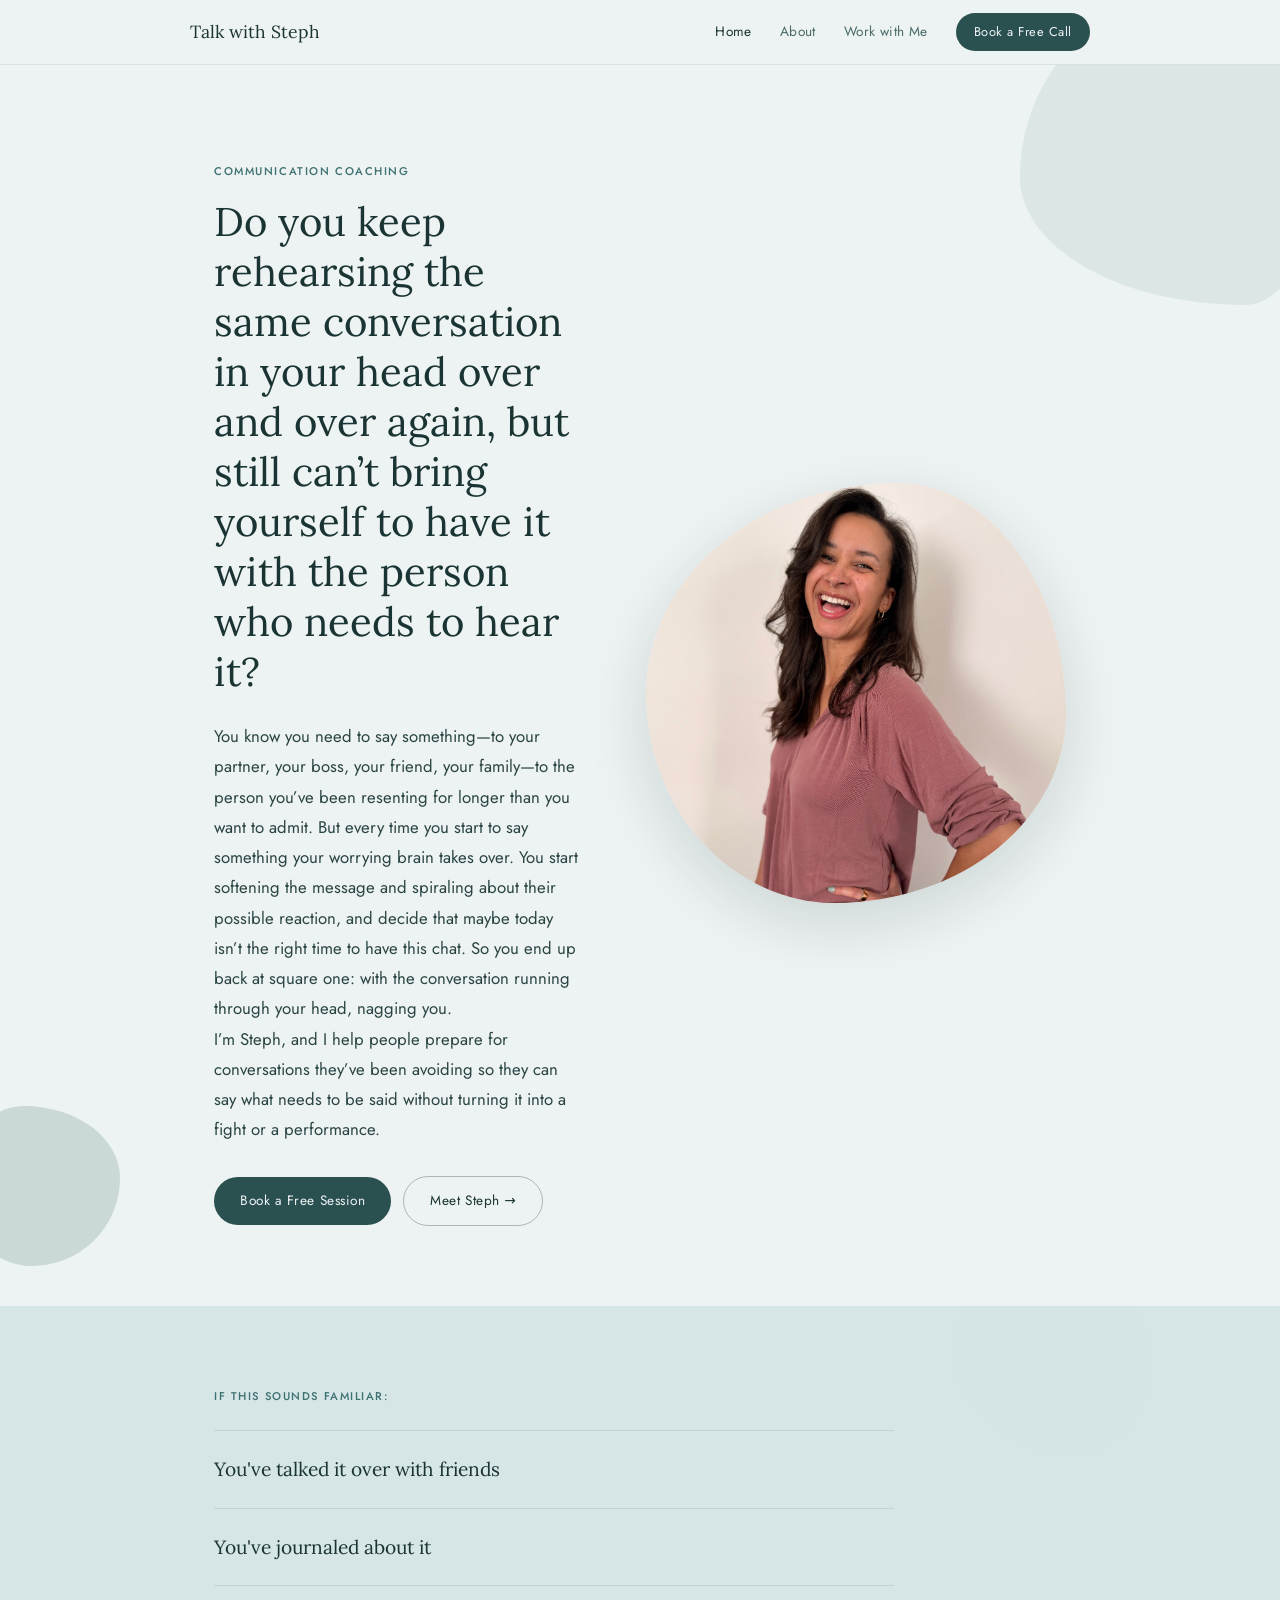
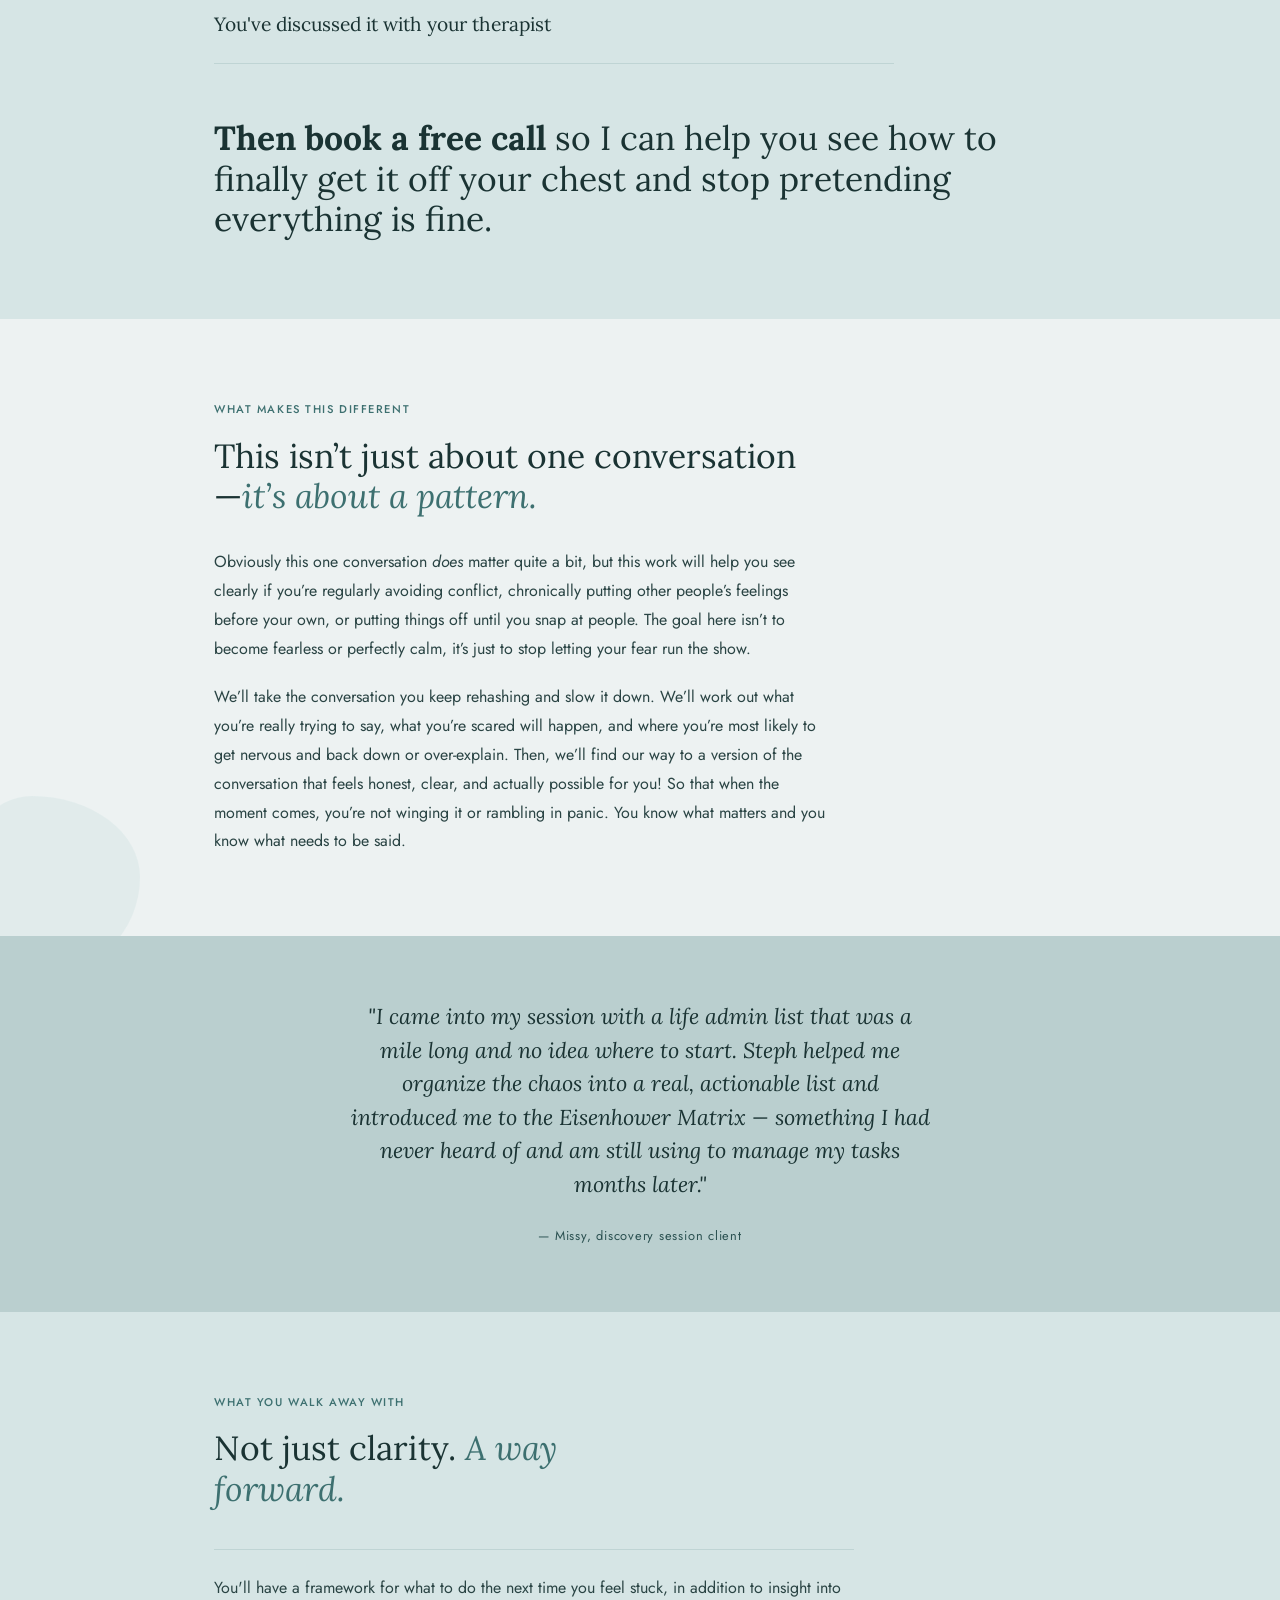
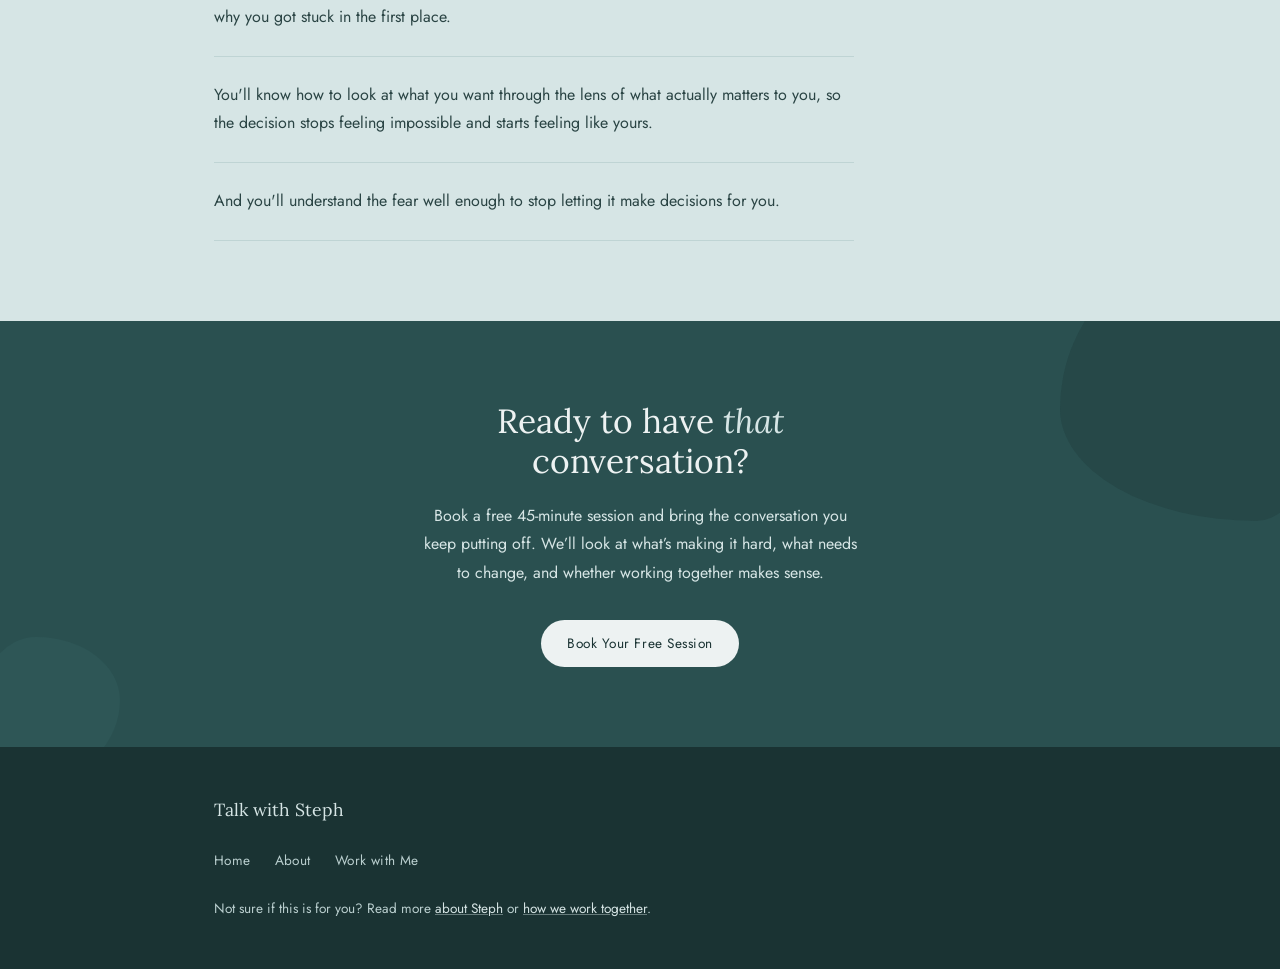
<file: index.html>
<!DOCTYPE html>
<html lang="en">
<head>
  <meta charset="UTF-8">
  <meta name="viewport" content="width=device-width, initial-scale=1.0">
  <title>Talk with Steph — Communication Coaching</title>
  <link rel="preconnect" href="https://fonts.googleapis.com">
  <link rel="preconnect" href="https://fonts.gstatic.com" crossorigin>
  <link href="https://fonts.googleapis.com/css2?family=Lora:ital,wght@0,400;0,500;1,400;1,500&family=Jost:ital,wght@0,300;0,400;0,500;1,400&display=swap" rel="stylesheet">
  <link rel="stylesheet" href="styles.css">
</head>
<body>

  <!-- NAV -->
  <nav class="nav">
    <div class="nav-inner">
      <a href="index.html" class="nav-logo">Talk with Steph</a>
      <div class="nav-links">
        <a href="index.html" class="nav-link active">Home</a>
        <a href="about.html" class="nav-link">About</a>
        <a href="work-with-me.html" class="nav-link">Work with Me</a>
        <a href="#" class="btn btn-sm" data-link="booking">Book a Free Call</a>
      </div>
      <button class="nav-toggle" aria-label="Toggle menu">
        <span></span><span></span><span></span>
      </button>
    </div>
  </nav>

  <main>

    <!-- HERO -->
    <section class="hero">
      <div class="blob blob-hero-1"></div>
      <div class="blob blob-hero-2"></div>
      <div class="container hero-inner">
        <div class="hero-text">
          <p class="eyebrow">Communication Coaching</p>
          <h1 class="hero-headline">Do you keep rehearsing the same conversation in your head over and over again, but still can’t bring yourself to have it with the person who needs to hear it?</h1>
          <p class="hero-sub">You know you need to say something—to your partner, your boss, your friend, your family—to the person you’ve been resenting for longer than you want to admit. But every time you start to say something your worrying brain takes over. You start softening the message and spiraling about their possible reaction, and decide that maybe today isn’t the right time to have this chat. So you end up back at square one: with the conversation running through your head, nagging you.</br>
        I’m Steph, and I help people prepare for conversations they’ve been avoiding so they can say what needs to be said without turning it into a fight or a performance.</p>
          <div class="btn-row">
            <a href="#" class="btn" data-link="booking">Book a Free Session</a>
            <a href="about.html" class="btn-ghost">Meet Steph →</a>
          </div>
        </div>
        <div class="hero-photo">
          <img src="assets/images/steph.jpg" alt="Steph laughing — communication coach">
        </div>
      </div>
    </section>

    <!-- RECOGNITION -->
    <section class="recognition">
      <div class="blob blob-recog"></div>
      <div class="container">
        <p class="eyebrow">If this sounds familiar:</p>
        <div class="recognition-lines">
          <p class="recognition-line">You've talked it over with friends</p>
          <p class="recognition-line">You've journaled about it</p>
          <p class="recognition-line">You've discussed it with your therapist</p>
        </div>
      </br>
      </br>
        <h2><strong>Then book a free call</strong> so I can help you see how to finally get it off your chest and stop pretending everything is fine.</h2>
      </div>
    </section>

    <!-- WHAT MAKES THIS DIFFERENT -->
    <section class="different">
      <div class="blob blob-diff"></div>
      <div class="container">
        <p class="eyebrow">What makes this different</p>
        <h2>This isn’t just about one conversation—<em>it’s about a pattern.</em></h2>
        <div class="different-body">
          <p>Obviously this one conversation <em>does</em> matter quite a bit, but this work will help you see clearly if you’re regularly avoiding conflict, chronically putting other people’s feelings before your own, or putting things off until you snap at people. The goal here isn’t to become fearless or perfectly calm, it’s just to stop letting your fear run the show. </p>
          <p>We’ll take the conversation you keep rehashing and slow it down. We’ll work out what you’re really trying to say, what you’re scared will happen, and where you’re most likely to get nervous and back down or over-explain. Then, we’ll find our way to a version of the conversation that feels honest, clear, and actually possible for you! So that when the moment comes, you’re not winging it or rambling in panic. You know what matters and you know what needs to be said. </p>
        </div>
      </div>
    </section>

    <!-- QUOTE -->
    <section class="quote-band">
      <div class="container">
        <blockquote>
          <p>"I came into my session with a life admin list that was a mile long and no idea where to start. Steph helped me organize the chaos into a real, actionable list and introduced me to the Eisenhower Matrix — something I had never heard of and am still using to manage my tasks months later."</p>
          <cite>— Missy, discovery session client</cite>
        </blockquote>
      </div>
    </section>

    <!-- OBJECTION -->
   <!-- <section class="objection">
      <div class="blob blob-obj-1"></div>
      <div class="blob blob-obj-2"></div>
      <div class="container">
        <h2 class="objection-headline">"I'm a capable person. I should be able to figure this out on my own."</h2>
        <div class="objection-body">
          <p>I'm a coach. I know how this works: the frameworks, the questions, the patterns. And I still hire coaches sometimes.</p>
          <p>Because an outside perspective asks the questions you haven't thought to ask yourself. Someone who isn't living inside your particular history, your particular fears, your particular version of "fine" will see things you can't. Not because you're not capable, but because you're too close.</p>
          <p class="objection-kicker">Being stuck isn't a capability problem. It's a proximity problem.</p>
        </div>
      </div>
    </section> -->

    <!-- WALK AWAY WITH -->
    <section class="walkaway">
      <div class="container">
        <p class="eyebrow">What you walk away with</p>
        <h2>Not just clarity. <em>A way forward.</em></h2>
        <div class="walkaway-points">
          <div class="walkaway-point">
            <p>You'll have a framework for what to do the next time you feel stuck, in addition to insight into why you got stuck in the first place.</p>
          </div>
          <div class="walkaway-point">
            <p>You'll know how to look at what you want through the lens of what actually matters to you, so the decision stops feeling impossible and starts feeling like yours.</p>
          </div>
          <div class="walkaway-point">
            <p>And you'll understand the fear well enough to stop letting it make decisions for you.</p>
          </div>
        </div>
      </div>
    </section>

    <!-- CTA -->
    <section class="cta-section" id="cta">
      <div class="blob blob-cta-1"></div>
      <div class="blob blob-cta-2"></div>
      <div class="container">
        <h2>Ready to have <em>that</em> conversation?</h2>
        <p>Book a free 45-minute session and bring the conversation you keep putting off. We’ll look at what’s making it hard, what needs to change, and whether working together makes sense. </p>
        <a href="#" class="btn btn-light" data-link="booking">Book Your Free Session</a>
      </div>
    </section>

  </main>

  <!-- FOOTER -->
  <footer class="footer">
    <div class="container footer-inner">
      <a href="index.html" class="nav-logo">Talk with Steph</a>
      <nav class="footer-nav">
        <a href="index.html">Home</a>
        <a href="about.html">About</a>
        <a href="work-with-me.html">Work with Me</a>
      </nav>
      <p class="footer-note">Not sure if this is for you? Read more <a href="about.html">about Steph</a> or <a href="work-with-me.html">how we work together</a>.</p>
    </div>
  </footer>

  <script src="config.js"></script>
  <script src="nav.js"></script>
</body>
</html>
</file>
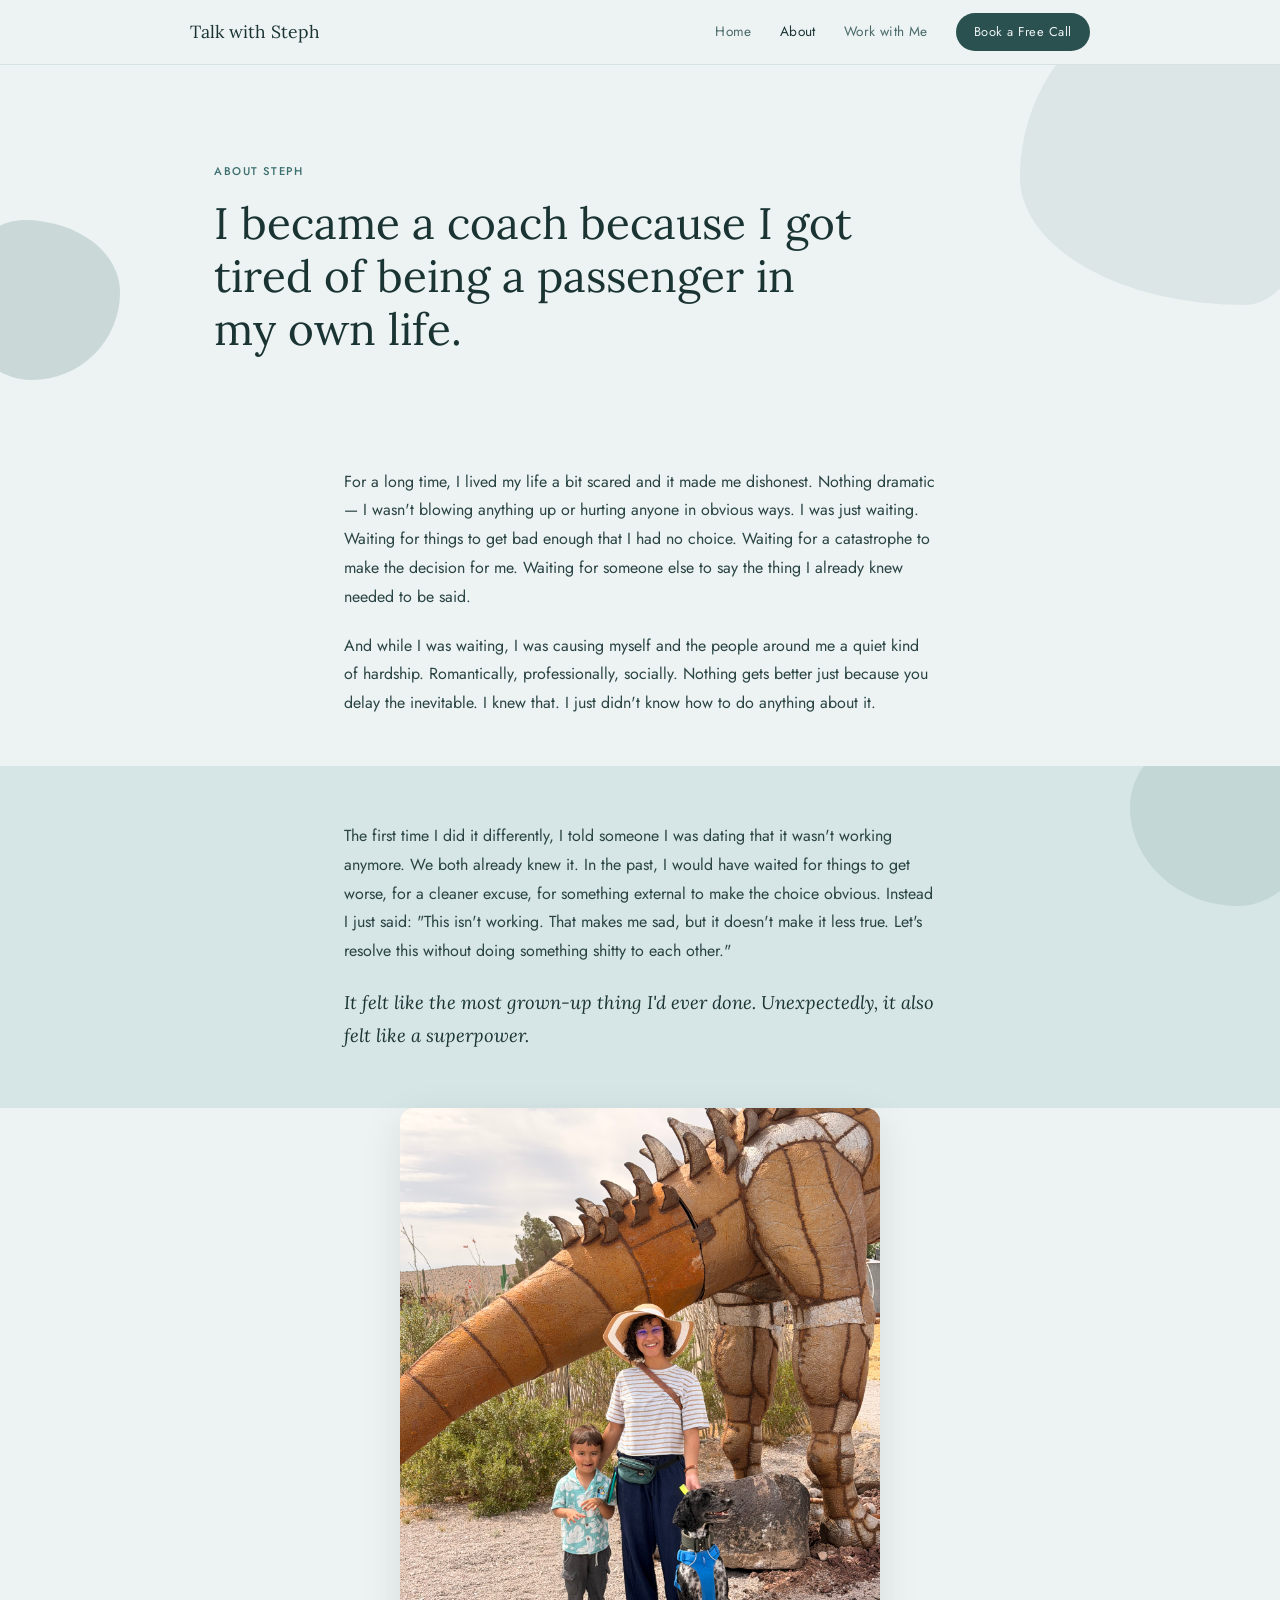
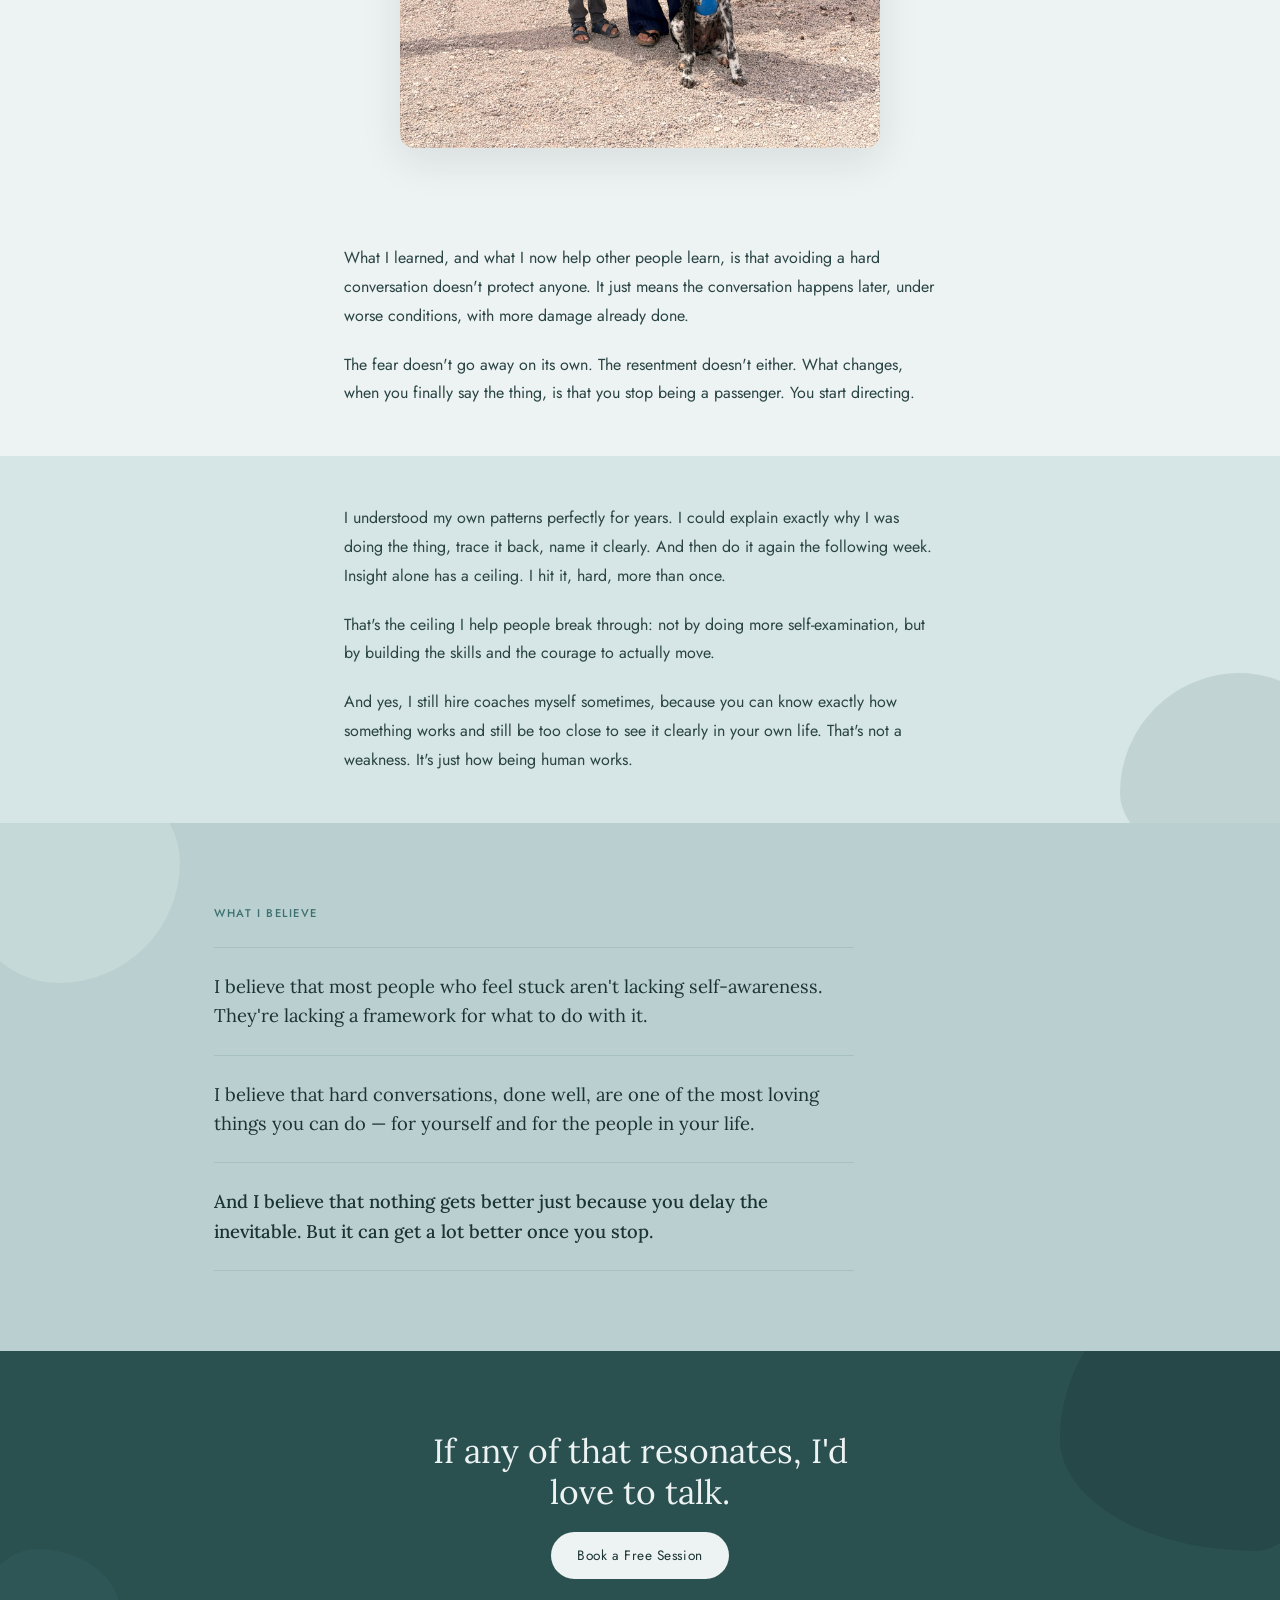
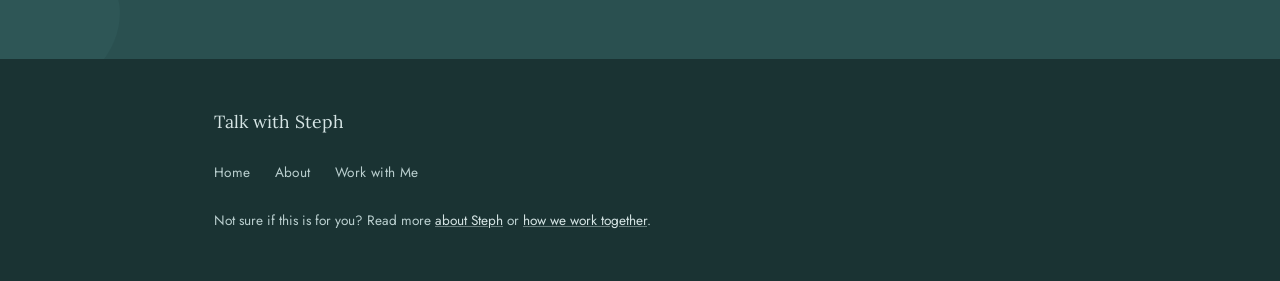
<file: about.html>
<!DOCTYPE html>
<html lang="en">
<head>
  <meta charset="UTF-8">
  <meta name="viewport" content="width=device-width, initial-scale=1.0">
  <title>About — Talk with Steph</title>
  <link rel="preconnect" href="https://fonts.googleapis.com">
  <link rel="preconnect" href="https://fonts.gstatic.com" crossorigin>
  <link href="https://fonts.googleapis.com/css2?family=Lora:ital,wght@0,400;0,500;1,400;1,500&family=Jost:ital,wght@0,300;0,400;0,500;1,400&display=swap" rel="stylesheet">
  <link rel="stylesheet" href="styles.css">
</head>
<body>

  <!-- NAV -->
  <nav class="nav">
    <div class="nav-inner">
      <a href="index.html" class="nav-logo">Talk with Steph</a>
      <div class="nav-links">
        <a href="index.html" class="nav-link">Home</a>
        <a href="about.html" class="nav-link active">About</a>
        <a href="work-with-me.html" class="nav-link">Work with Me</a>
        <a href="#" class="btn btn-sm" data-link="booking">Book a Free Call</a>
      </div>
      <button class="nav-toggle" aria-label="Toggle menu">
        <span></span><span></span><span></span>
      </button>
    </div>
  </nav>

  <main>

    <!-- ABOUT HERO -->
    <section class="about-hero">
      <div class="blob blob-hero-1"></div>
      <div class="blob blob-hero-2"></div>
      <div class="container">
        <p class="eyebrow">About Steph</p>
        <h1>I became a coach because I got tired of being a passenger in my own life.</h1>
      </div>
    </section>

    <!-- OPENING -->
    <section class="about-section">
      <div class="container about-prose">
        <p>For a long time, I lived my life a bit scared and it made me dishonest. Nothing dramatic — I wasn't blowing anything up or hurting anyone in obvious ways. I was just waiting. Waiting for things to get bad enough that I had no choice. Waiting for a catastrophe to make the decision for me. Waiting for someone else to say the thing I already knew needed to be said.</p>
        <p>And while I was waiting, I was causing myself and the people around me a quiet kind of hardship. Romantically, professionally, socially. Nothing gets better just because you delay the inevitable. I knew that. I just didn't know how to do anything about it.</p>
      </div>
    </section>

    <!-- THE TURN -->
    <section class="about-turn">
      <div class="blob blob-turn"></div>
      <div class="container about-prose">
        <p>The first time I did it differently, I told someone I was dating that it wasn't working anymore. We both already knew it. In the past, I would have waited for things to get worse, for a cleaner excuse, for something external to make the choice obvious. Instead I just said: "This isn't working. That makes me sad, but it doesn't make it less true. Let's resolve this without doing something shitty to each other."</p>
        <p class="turn-kicker">It felt like the most grown-up thing I'd ever done. Unexpectedly, it also felt like a superpower.</p>
      </div>
    </section>

    <!-- STEPH PHOTO -->
    <section class="about-photo-section">
      <div class="container">
        <div class="about-photo-wrap">
          <img src="assets/images/steph-dino.JPG" alt="Steph with her family at a dinosaur park">
        </div>
      </div>
    </section>

    <!-- THE INSIGHT -->
    <section class="about-section">
      <div class="container about-prose">
        <p>What I learned, and what I now help other people learn, is that avoiding a hard conversation doesn't protect anyone. It just means the conversation happens later, under worse conditions, with more damage already done.</p>
        <p>The fear doesn't go away on its own. The resentment doesn't either. What changes, when you finally say the thing, is that you stop being a passenger. You start directing.</p>
      </div>
    </section>

    <!-- WHY COACHING -->
    <section class="about-coaching">
      <div class="blob blob-coaching-1"></div>
      <div class="container about-prose">
        <p>I understood my own patterns perfectly for years. I could explain exactly why I was doing the thing, trace it back, name it clearly. And then do it again the following week. Insight alone has a ceiling. I hit it, hard, more than once.</p>
        <p>That's the ceiling I help people break through: not by doing more self-examination, but by building the skills and the courage to actually move.</p>
        <p>And yes, I still hire coaches myself sometimes, because you can know exactly how something works and still be too close to see it clearly in your own life. That's not a weakness. It's just how being human works.</p>
      </div>
    </section>

    <!-- WHAT I BELIEVE -->
    <section class="beliefs">
      <div class="blob blob-beliefs"></div>
      <div class="container">
        <p class="eyebrow">What I believe</p>
        <div class="beliefs-list">
          <p class="belief">I believe that most people who feel stuck aren't lacking self-awareness. They're lacking a framework for what to do with it.</p>
          <p class="belief">I believe that hard conversations, done well, are one of the most loving things you can do — for yourself and for the people in your life.</p>
          <p class="belief belief-last">And I believe that nothing gets better just because you delay the inevitable. But it can get a lot better once you stop.</p>
        </div>
      </div>
    </section>

    <!-- CTA -->
    <section class="cta-section" id="cta">
      <div class="blob blob-cta-1"></div>
      <div class="blob blob-cta-2"></div>
      <div class="container">
        <h2>If any of that resonates, I'd love to talk.</h2>
        <a href="#" class="btn btn-light" data-link="booking">Book a Free Session</a>
      </div>
    </section>

  </main>

  <!-- FOOTER -->
  <footer class="footer">
    <div class="container footer-inner">
      <a href="index.html" class="nav-logo">Talk with Steph</a>
      <nav class="footer-nav">
        <a href="index.html">Home</a>
        <a href="about.html">About</a>
        <a href="work-with-me.html">Work with Me</a>
      </nav>
      <p class="footer-note">Not sure if this is for you? Read more <a href="about.html">about Steph</a> or <a href="work-with-me.html">how we work together</a>.</p>
    </div>
  </footer>

  <script src="config.js"></script>
  <script src="nav.js"></script>
</body>
</html>
</file>
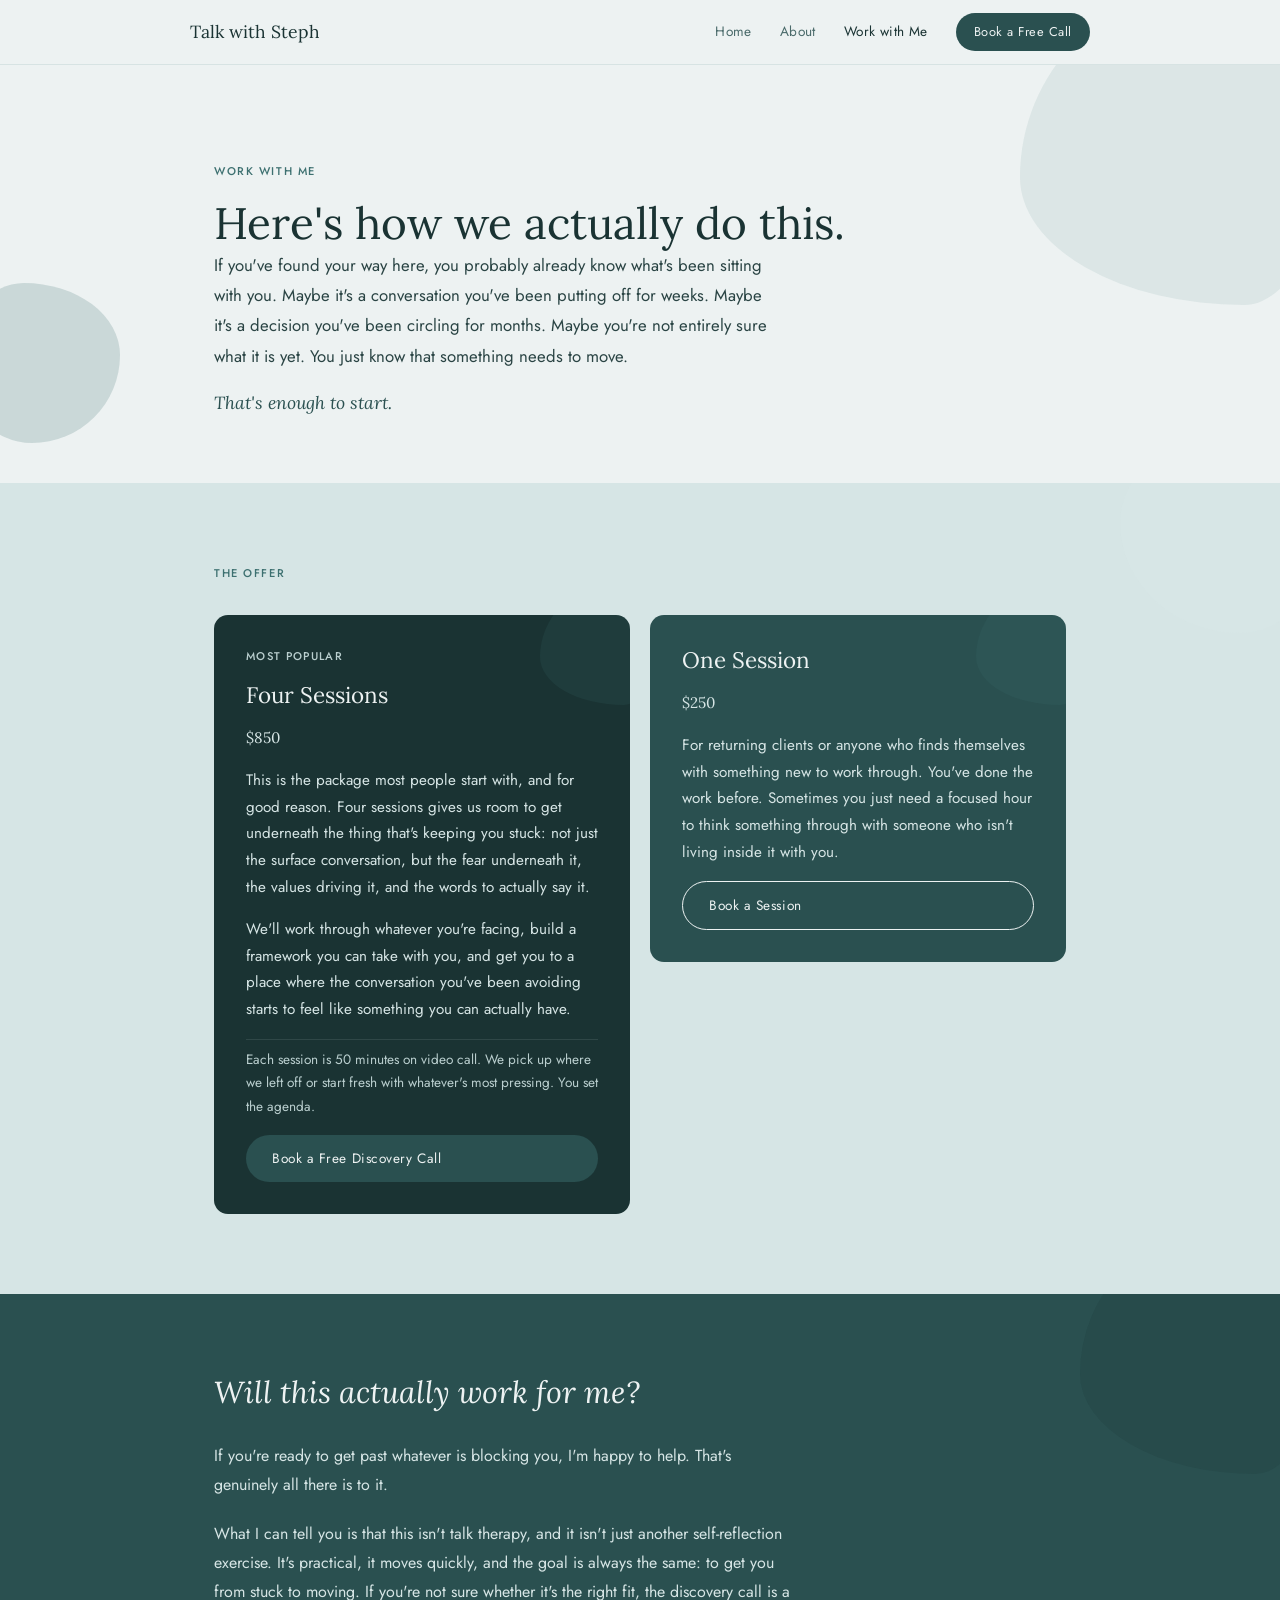
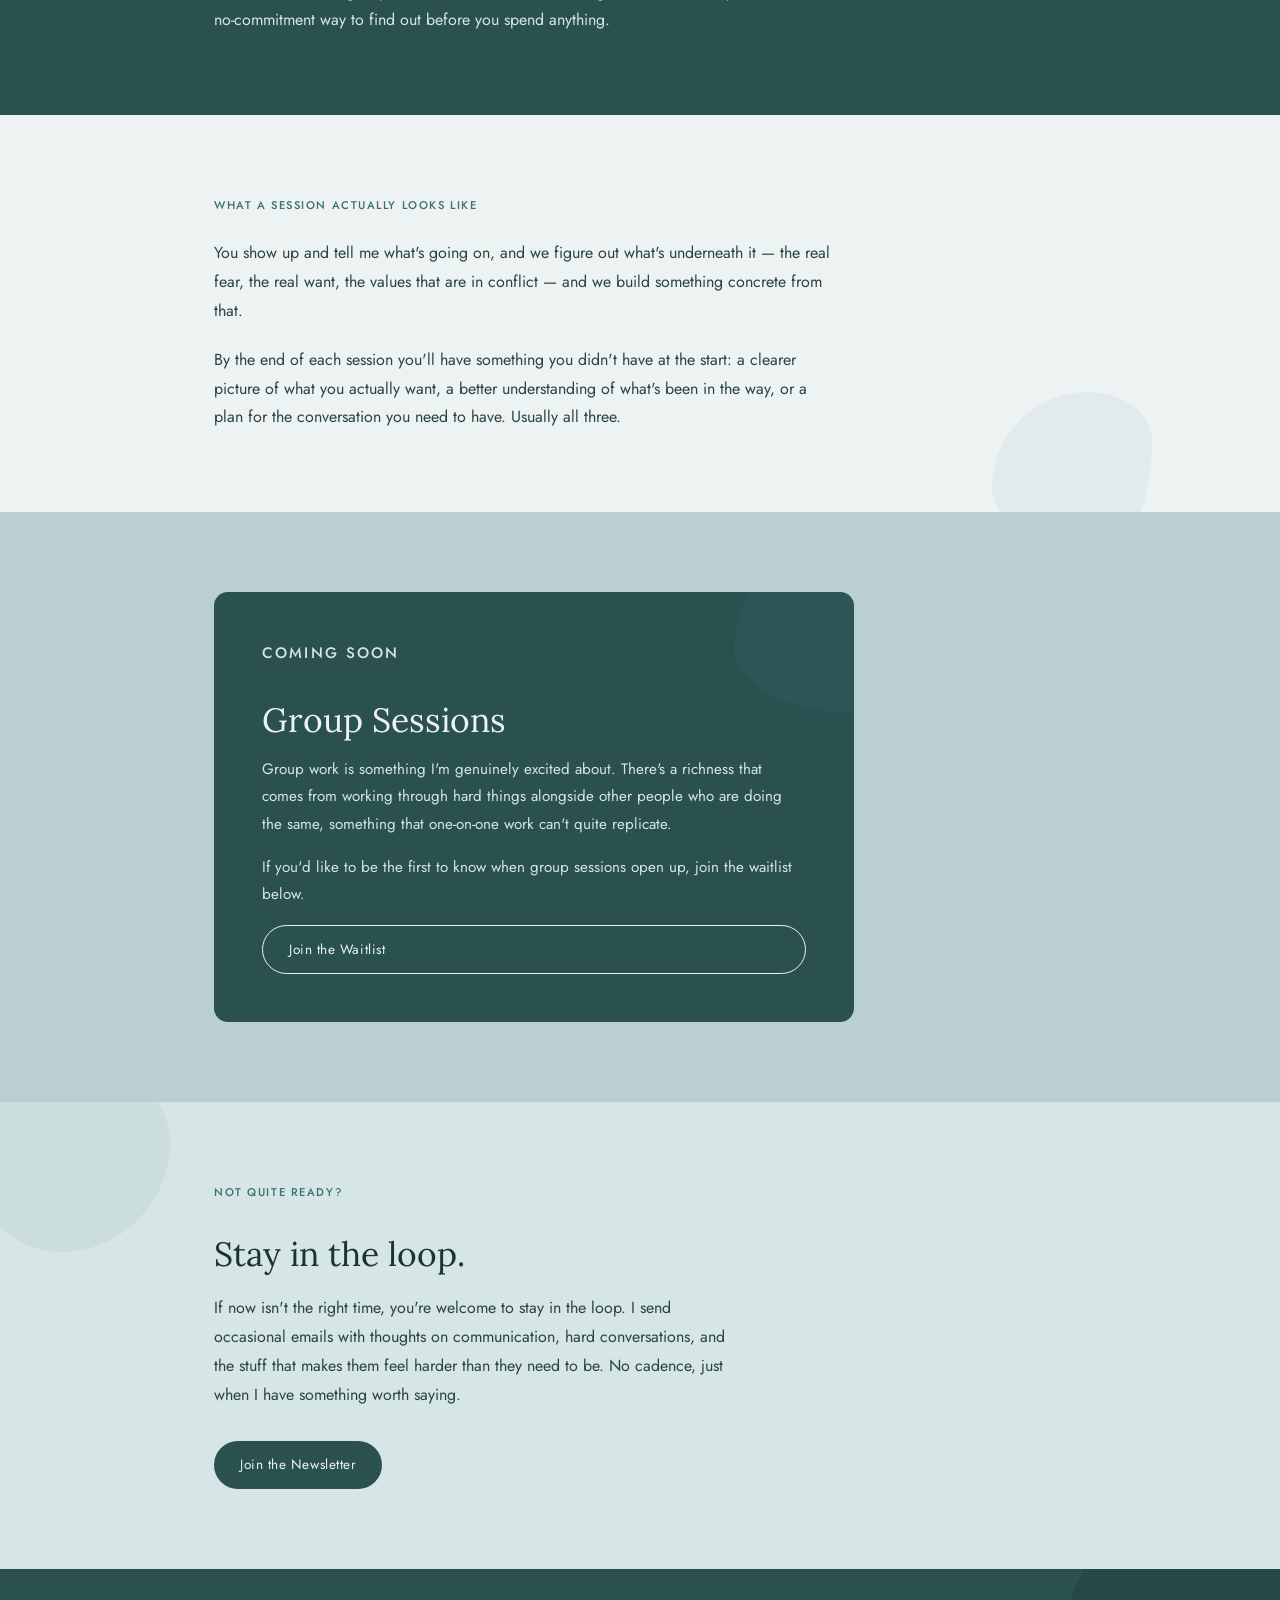
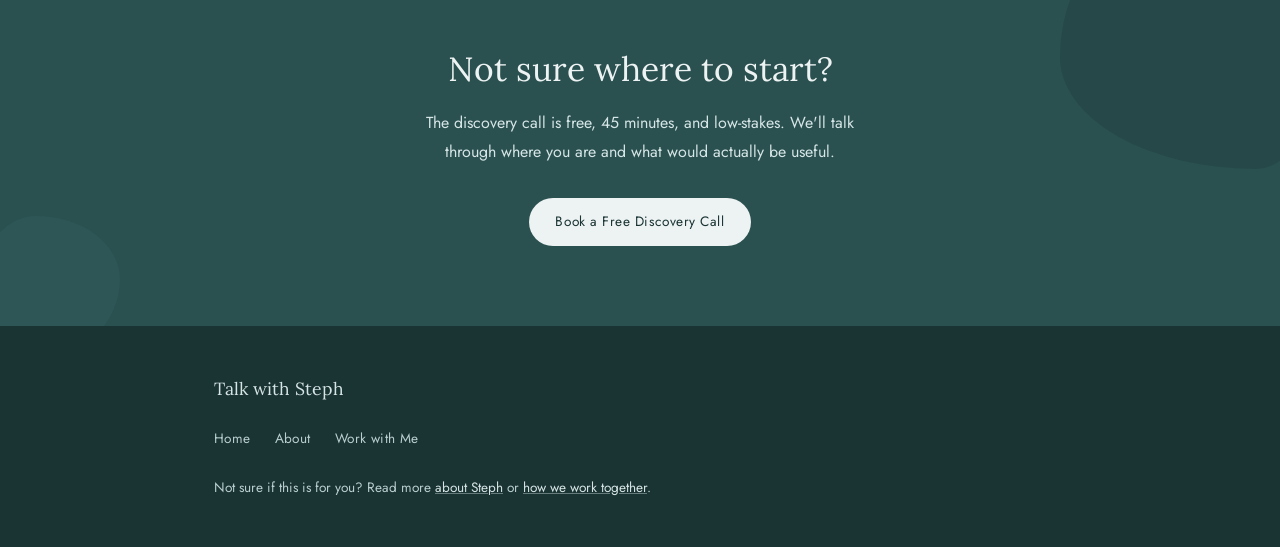
<file: work-with-me.html>
<!DOCTYPE html>
<html lang="en">
<head>
  <meta charset="UTF-8">
  <meta name="viewport" content="width=device-width, initial-scale=1.0">
  <title>Work with Me — Talk with Steph</title>
  <link rel="preconnect" href="https://fonts.googleapis.com">
  <link rel="preconnect" href="https://fonts.gstatic.com" crossorigin>
  <link href="https://fonts.googleapis.com/css2?family=Lora:ital,wght@0,400;0,500;1,400;1,500&family=Jost:ital,wght@0,300;0,400;0,500;1,400&display=swap" rel="stylesheet">
  <link rel="stylesheet" href="styles.css">
</head>
<body>

  <!-- NAV -->
  <nav class="nav">
    <div class="nav-inner">
      <a href="index.html" class="nav-logo">Talk with Steph</a>
      <div class="nav-links">
        <a href="index.html" class="nav-link">Home</a>
        <a href="about.html" class="nav-link">About</a>
        <a href="work-with-me.html" class="nav-link active">Work with Me</a>
        <a href="#" class="btn btn-sm" data-link="booking">Book a Free Call</a>
      </div>
      <button class="nav-toggle" aria-label="Toggle menu">
        <span></span><span></span><span></span>
      </button>
    </div>
  </nav>

  <main>

    <!-- HERO -->
    <section class="about-hero">
      <div class="blob blob-hero-1"></div>
      <div class="blob blob-hero-2"></div>
      <div class="container">
        <p class="eyebrow">Work with Me</p>
        <h1>Here's how we actually do this.</h1>
        <p class="hero-sub">If you've found your way here, you probably already know what's been sitting with you. Maybe it's a conversation you've been putting off for weeks. Maybe it's a decision you've been circling for months. Maybe you're not entirely sure what it is yet. You just know that something needs to move.</p>
        <p class="hero-sub-kicker">That's enough to start.</p>
      </div>
    </section>

    <!-- PACKAGES -->
    <section class="packages">
      <div class="blob blob-pkg"></div>
      <div class="container">
        <p class="eyebrow">The offer</p>
        <div class="package-grid">

          <div class="package package-featured">
            <div class="package-blob"></div>
            <div class="package-tag">Most popular</div>
            <h3>Four Sessions</h3>
            <p class="package-price">$850</p>
            <p>This is the package most people start with, and for good reason. Four sessions gives us room to get underneath the thing that's keeping you stuck: not just the surface conversation, but the fear underneath it, the values driving it, and the words to actually say it.</p>
            <p>We'll work through whatever you're facing, build a framework you can take with you, and get you to a place where the conversation you've been avoiding starts to feel like something you can actually have.</p>
            <p class="package-detail">Each session is 50 minutes on video call. We pick up where we left off or start fresh with whatever's most pressing. You set the agenda.</p>
            <a href="#" class="btn" data-link="booking">Book a Free Discovery Call</a>
          </div>

          <div class="package">
            <div class="package-blob"></div>
            <h3>One Session</h3>
            <p class="package-price">$250</p>
            <p>For returning clients or anyone who finds themselves with something new to work through. You've done the work before. Sometimes you just need a focused hour to think something through with someone who isn't living inside it with you.</p>
            <a href="#" class="btn btn-outline" data-link="booking">Book a Session</a>
          </div>

        </div>
      </div>
    </section>

    <!-- OBJECTION -->
    <section class="objection">
      <div class="blob blob-obj-1"></div>
      <div class="container">
        <h2 class="objection-headline">Will this actually work for me?</h2>
        <div class="objection-body">
          <p>If you're ready to get past whatever is blocking you, I'm happy to help. That's genuinely all there is to it.</p>
          <p>What I can tell you is that this isn't talk therapy, and it isn't just another self-reflection exercise. It's practical, it moves quickly, and the goal is always the same: to get you from stuck to moving. If you're not sure whether it's the right fit, the discovery call is a no-commitment way to find out before you spend anything.</p>
        </div>
      </div>
    </section>

    <!-- WHAT A SESSION LOOKS LIKE -->
    <section class="session-looks">
      <div class="blob blob-session"></div>
      <div class="container">
        <p class="eyebrow">What a session actually looks like</p>
        <div class="session-prose">
          <p>You show up and tell me what's going on, and we figure out what's underneath it — the real fear, the real want, the values that are in conflict — and we build something concrete from that.</p>
          <p>By the end of each session you'll have something you didn't have at the start: a clearer picture of what you actually want, a better understanding of what's been in the way, or a plan for the conversation you need to have. Usually all three.</p>
        </div>
      </div>
    </section>

    <!-- GROUP SESSIONS -->
    <section class="group-sessions">
      <div class="container">
        <div class="group-inner">
          <div class="group-blob"></div>
          <p class="eyebrow">Coming soon</p>
          <h2>Group Sessions</h2>
          <p>Group work is something I'm genuinely excited about. There's a richness that comes from working through hard things alongside other people who are doing the same, something that one-on-one work can't quite replicate.</p>
          <p>If you'd like to be the first to know when group sessions open up, join the waitlist below.</p>
          <a href="#" class="btn btn-outline" data-link="waitlist">Join the Waitlist</a>
        </div>
      </div>
    </section>

    <!-- NEWSLETTER -->
    <section class="newsletter">
      <div class="blob blob-newsletter"></div>
      <div class="container">
        <p class="eyebrow">Not quite ready?</p>
        <h2>Stay in the loop.</h2>
        <p>If now isn't the right time, you're welcome to stay in the loop. I send occasional emails with thoughts on communication, hard conversations, and the stuff that makes them feel harder than they need to be. No cadence, just when I have something worth saying.</p>
        <a href="#" class="btn" data-link="newsletter">Join the Newsletter</a>
      </div>
    </section>

    <!-- CTA -->
    <section class="cta-section" id="cta">
      <div class="blob blob-cta-1"></div>
      <div class="blob blob-cta-2"></div>
      <div class="container">
        <h2>Not sure where to start?</h2>
        <p>The discovery call is free, 45 minutes, and low-stakes. We'll talk through where you are and what would actually be useful.</p>
        <a href="#" class="btn btn-light" data-link="booking">Book a Free Discovery Call</a>
      </div>
    </section>

  </main>

  <!-- FOOTER -->
  <footer class="footer">
    <div class="container footer-inner">
      <a href="index.html" class="nav-logo">Talk with Steph</a>
      <nav class="footer-nav">
        <a href="index.html">Home</a>
        <a href="about.html">About</a>
        <a href="work-with-me.html">Work with Me</a>
      </nav>
      <p class="footer-note">Not sure if this is for you? Read more <a href="about.html">about Steph</a> or <a href="work-with-me.html">how we work together</a>.</p>
    </div>
  </footer>

  <script src="config.js"></script>
  <script src="nav.js"></script>
</body>
</html>
</file>
<file: styles.css>
/* ============================================
   TALK WITH STEPH — STYLES
   Tonal teal palette · Lora + Jost · Organic shapes
   ============================================ */

/* ── CUSTOM PROPERTIES ── */
:root {
  --t1: #EDF2F2;   /* lightest — hero bg */
  --t2: #D6E5E5;   /* light — quote band, alt sections */
  --t3: #BACFCF;   /* mid — card sections */
  --t4: #3D7070;   /* primary — buttons, accents */
  --t5: #2A5050;   /* deep — dark buttons */
  --t6: #1A3333;   /* near black — headlines */

  --text-body: #2A4444;
  --text-muted: #4A6A6A;

  --radius-pill: 50px;
  --radius-card: 14px;
  --radius-sm: 8px;

  --font-serif: 'Lora', Georgia, serif;
  --font-sans: 'Jost', system-ui, sans-serif;

  --max-width: 900px;
  --section-pad: 5rem 1.5rem;
  --section-pad-sm: 3rem 1.5rem;
}

/* ── RESET ── */
*, *::before, *::after { box-sizing: border-box; margin: 0; padding: 0; }
html { scroll-behavior: smooth; }
img { max-width: 100%; display: block; }
a { text-decoration: none; }

/* ── BASE ── */
body {
  font-family: var(--font-sans);
  font-weight: 400;
  color: var(--text-body);
  background: var(--t1);
  line-height: 1.7;
  -webkit-font-smoothing: antialiased;
}

.container {
  max-width: var(--max-width);
  margin: 0 auto;
  padding: 0 1.5rem;
  position: relative;
  z-index: 1;
}

/* ── TYPOGRAPHY ── */
h1, h2, h3 {
  font-family: var(--font-serif);
  font-weight: 400;
  line-height: 1.2;
  color: var(--t6);
}

h1 { font-size: clamp(1.75rem, 4vw, 2.75rem); }
h2 { font-size: clamp(1.4rem, 3vw, 2.1rem); }
h3 { font-size: clamp(1.2rem, 2.5vw, 1.6rem); }

h1 em, h2 em, h3 em {
  font-style: italic;
  color: var(--t4);
}

p {
  font-family: var(--font-sans);
  font-size: 1rem;
  line-height: 1.8;
  color: var(--text-body);
}

.eyebrow {
  font-family: var(--font-sans);
  font-size: 0.7rem;
  font-weight: 500;
  letter-spacing: 0.14em;
  text-transform: uppercase;
  color: var(--t4);
  margin-bottom: 1rem;
}

/* ── BUTTONS ── */
.btn {
  display: inline-block;
  font-family: var(--font-sans);
  font-size: 0.85rem;
  font-weight: 400;
  letter-spacing: 0.04em;
  padding: 12px 26px;
  border-radius: var(--radius-pill);
  background: var(--t5);
  color: var(--t1);
  transition: background 0.2s ease, transform 0.15s ease;
  cursor: pointer;
  border: none;
}

.btn:hover {
  background: var(--t6);
  transform: translateY(-1px);
}

.btn-sm {
  padding: 8px 18px;
  font-size: 0.8rem;
}

.btn-light {
  background: var(--t1);
  color: var(--t6);
}

.btn-light:hover {
  background: var(--t2);
  color: var(--t6);
}

.btn-ghost {
  display: inline-block;
  font-family: var(--font-sans);
  font-size: 0.85rem;
  font-weight: 400;
  letter-spacing: 0.04em;
  padding: 12px 26px;
  border-radius: var(--radius-pill);
  border: 1px solid rgba(26, 51, 51, 0.3);
  color: var(--t6);
  transition: border-color 0.2s ease, transform 0.15s ease;
}

.btn-ghost:hover {
  border-color: var(--t5);
  transform: translateY(-1px);
}

.btn-outline {
  display: inline-block;
  font-family: var(--font-sans);
  font-size: 0.85rem;
  font-weight: 400;
  letter-spacing: 0.04em;
  padding: 12px 26px;
  border-radius: var(--radius-pill);
  border: 1px solid var(--t1);
  color: var(--t1);
  transition: background 0.2s ease, transform 0.15s ease;
}

.btn-outline:hover {
  background: rgba(237, 242, 242, 0.12);
  transform: translateY(-1px);
}

.btn-row {
  display: flex;
  gap: 12px;
  flex-wrap: wrap;
  align-items: center;
  margin-top: 2rem;
}

/* ── BLOBS ── */
.blob {
  position: absolute;
  pointer-events: none;
  background: var(--t3);
  opacity: 0.5;
  z-index: 0;
}

.blob-hero-1 {
  width: 320px; height: 320px;
  top: -80px; right: -60px;
  border-radius: 60% 40% 30% 70% / 60% 30% 70% 40%;
  opacity: 0.35;
}

.blob-hero-2 {
  width: 160px; height: 160px;
  bottom: 40px; left: -40px;
  border-radius: 40% 60% 55% 45% / 50% 45% 55% 50%;
  opacity: 0.2;
  background: var(--t4);
}

.blob-recog {
  width: 200px; height: 200px;
  top: -50px; right: 10%;
  border-radius: 55% 45% 40% 60% / 45% 55% 45% 55%;
  background: var(--t2);
  opacity: 0.6;
}

.blob-diff {
  width: 180px; height: 180px;
  bottom: -40px; left: -40px;
  border-radius: 40% 60% 55% 45% / 50% 45% 55% 50%;
  background: var(--t2);
  opacity: 0.5;
}

.blob-obj-1 {
  width: 250px; height: 250px;
  top: -70px; right: -50px;
  border-radius: 60% 40% 30% 70% / 60% 30% 70% 40%;
  background: var(--t6);
  opacity: 0.15;
}

.blob-obj-2 {
  width: 120px; height: 120px;
  bottom: -20px; left: 10%;
  border-radius: 40% 60% 55% 45% / 50% 45% 55% 50%;
  background: var(--t5);
  opacity: 0.15;
}

.blob-cta-1 {
  width: 280px; height: 280px;
  top: -80px; right: -60px;
  border-radius: 60% 40% 30% 70% / 60% 30% 70% 40%;
  background: var(--t6);
  opacity: 0.25;
}

.blob-cta-2 {
  width: 140px; height: 140px;
  bottom: -30px; left: -20px;
  border-radius: 40% 60% 55% 45% / 50% 45% 55% 50%;
  background: var(--t4);
  opacity: 0.2;
}

.blob-turn {
  width: 180px; height: 180px;
  top: -40px; right: -30px;
  border-radius: 55% 45% 40% 60% / 45% 55% 45% 55%;
  background: var(--t4);
  opacity: 0.12;
}

.blob-coaching-1 {
  width: 200px; height: 200px;
  bottom: -50px; right: -40px;
  border-radius: 60% 40% 30% 70% / 60% 30% 70% 40%;
  background: var(--t5);
  opacity: 0.12;
}

.blob-beliefs {
  width: 220px; height: 220px;
  top: -60px; left: -40px;
  border-radius: 40% 60% 55% 45% / 50% 45% 55% 50%;
  background: var(--t2);
  opacity: 0.4;
}

.blob-pkg {
  width: 200px; height: 200px;
  top: -50px; right: -40px;
  border-radius: 55% 45% 40% 60% / 45% 55% 45% 55%;
  background: var(--t2);
  opacity: 0.4;
}

.blob-session {
  width: 160px; height: 160px;
  bottom: -40px; right: 10%;
  border-radius: 60% 40% 30% 70% / 60% 30% 70% 40%;
  background: var(--t2);
  opacity: 0.5;
}

.blob-newsletter {
  width: 200px; height: 200px;
  top: -50px; left: -30px;
  border-radius: 40% 60% 55% 45% / 50% 45% 55% 50%;
  background: var(--t3);
  opacity: 0.4;
}

/* ── NAV ── */
.nav {
  position: sticky;
  top: 0;
  z-index: 100;
  background: var(--t1);
  border-bottom: 1px solid rgba(61, 112, 112, 0.12);
  padding: 0 1.5rem;
}

.nav-inner {
  max-width: var(--max-width);
  margin: 0 auto;
  display: flex;
  align-items: center;
  justify-content: space-between;
  height: 64px;
  gap: 2rem;
}

.nav-logo {
  font-family: var(--font-serif);
  font-size: 1.1rem;
  font-weight: 400;
  color: var(--t6);
  white-space: nowrap;
  flex-shrink: 0;
}

.nav-links {
  display: flex;
  align-items: center;
  gap: 1.75rem;
}

.nav-link {
  font-family: var(--font-sans);
  font-size: 0.85rem;
  font-weight: 400;
  letter-spacing: 0.03em;
  color: var(--text-muted);
  transition: color 0.2s ease;
}

.nav-link:hover,
.nav-link.active {
  color: var(--t6);
}

.nav-toggle {
  display: none;
  flex-direction: column;
  gap: 5px;
  background: none;
  border: none;
  cursor: pointer;
  padding: 4px;
}

.nav-toggle span {
  display: block;
  width: 22px;
  height: 1.5px;
  background: var(--t6);
  transition: transform 0.2s ease, opacity 0.2s ease;
}

/* ── HERO ── */
.hero {
  position: relative;
  overflow: hidden;
  background: var(--t1);
  padding: 6rem 1.5rem 5rem;
}

.hero-headline {
  font-size: clamp(1.6rem, 3.5vw, 2.5rem);
  max-width: 720px;
  margin: 1rem 0 1.5rem;
  line-height: 1.25;
}

.hero-sub {
  max-width: 560px;
  font-size: 1.05rem;
  color: var(--text-body);
  line-height: 1.8;
}

/* ── RECOGNITION ── */
.recognition {
  position: relative;
  overflow: hidden;
  background: var(--t2);
  padding: var(--section-pad);
}

.recognition-lines {
  margin-top: 1.5rem;
  display: flex;
  flex-direction: column;
  gap: 0;
}

.recognition-line {
  font-family: var(--font-serif);
  font-size: clamp(1rem, 2vw, 1.2rem);
  font-weight: 400;
  color: var(--t6);
  line-height: 1.5;
  padding: 1.5rem 0;
  border-bottom: 1px solid rgba(61, 112, 112, 0.15);
  max-width: 680px;
}

.recognition-line:first-child {
  border-top: 1px solid rgba(61, 112, 112, 0.15);
}

/* ── WHAT MAKES THIS DIFFERENT ── */
.different {
  position: relative;
  overflow: hidden;
  background: var(--t1);
  padding: var(--section-pad);
}

.different h2 {
  margin: 1rem 0 2rem;
  max-width: 600px;
}

.different-body {
  max-width: 620px;
  display: flex;
  flex-direction: column;
  gap: 1.25rem;
}

/* ── QUOTE BAND ── */
.quote-band {
  background: var(--t3);
  padding: 4rem 1.5rem;
  text-align: center;
}

.quote-band blockquote {
  max-width: 580px;
  margin: 0 auto;
}

.quote-band blockquote p {
  font-family: var(--font-serif);
  font-style: italic;
  font-size: clamp(1.1rem, 2.5vw, 1.35rem);
  color: var(--t6);
  line-height: 1.55;
  margin-bottom: 1.25rem;
}

.quote-band cite {
  font-family: var(--font-sans);
  font-size: 0.8rem;
  font-style: normal;
  letter-spacing: 0.06em;
  color: var(--t5);
}

/* ── OBJECTION ── */
.objection {
  position: relative;
  overflow: hidden;
  background: var(--t5);
  padding: var(--section-pad);
}

.objection-headline {
  font-family: var(--font-serif);
  font-size: clamp(1.3rem, 2.5vw, 1.9rem);
  color: var(--t1);
  max-width: 600px;
  margin-bottom: 2rem;
  font-style: italic;
}

.objection-body {
  max-width: 580px;
  display: flex;
  flex-direction: column;
  gap: 1.25rem;
}

.objection-body p {
  color: var(--t2);
  font-size: 1rem;
}

.objection-kicker {
  font-family: var(--font-serif) !important;
  font-size: 1.15rem !important;
  color: var(--t1) !important;
  font-style: italic;
}

/* ── WALK AWAY WITH ── */
.walkaway {
  background: var(--t2);
  padding: var(--section-pad);
}

.walkaway h2 {
  margin: 1rem 0 2.5rem;
  max-width: 460px;
}

.walkaway-points {
  display: flex;
  flex-direction: column;
  gap: 0;
  max-width: 640px;
}

.walkaway-point {
  padding: 1.5rem 0;
  border-bottom: 1px solid rgba(61, 112, 112, 0.15);
}

.walkaway-point:first-child {
  border-top: 1px solid rgba(61, 112, 112, 0.15);
}

.walkaway-point p {
  font-size: 1rem;
  line-height: 1.8;
}

/* ── CTA SECTION ── */
.cta-section {
  position: relative;
  overflow: hidden;
  background: var(--t5);
  padding: 5rem 1.5rem;
  text-align: center;
}

.cta-section h2 {
  color: var(--t1);
  max-width: 480px;
  margin: 0 auto 1.25rem;
}

.cta-section h2 em {
  color: var(--t2);
}

.cta-section p {
  color: var(--t2);
  max-width: 440px;
  margin: 0 auto 2rem;
  font-size: 1rem;
}

/* ── ABOUT HERO ── */
.about-hero {
  position: relative;
  overflow: hidden;
  background: var(--t1);
  padding: 6rem 1.5rem 4rem;
}

.about-hero h1 {
  max-width: 640px;
  margin-top: 1rem;
}

.hero-sub-kicker {
  font-family: var(--font-serif);
  font-style: italic;
  font-size: 1.1rem;
  color: var(--t5);
  margin-top: 1rem;
}

/* ── ABOUT SECTIONS ── */
.about-section {
  background: var(--t1);
  padding: 3rem 1.5rem;
}

.about-turn {
  position: relative;
  overflow: hidden;
  background: var(--t2);
  padding: 3.5rem 1.5rem;
}

.about-coaching {
  position: relative;
  overflow: hidden;
  background: var(--t2);
  padding: 3rem 1.5rem;
}

.about-prose {
  max-width: 640px;
  display: flex;
  flex-direction: column;
  gap: 1.25rem;
}

.turn-kicker {
  font-family: var(--font-serif) !important;
  font-style: italic;
  font-size: 1.15rem !important;
  color: var(--t6) !important;
}

/* ── BELIEFS ── */
.beliefs {
  position: relative;
  overflow: hidden;
  background: var(--t3);
  padding: var(--section-pad);
}

.beliefs-list {
  margin-top: 1.5rem;
  max-width: 640px;
}

.belief {
  font-family: var(--font-serif);
  font-size: clamp(1rem, 2vw, 1.15rem);
  color: var(--t6);
  line-height: 1.6;
  padding: 1.5rem 0;
  border-bottom: 1px solid rgba(61, 112, 112, 0.15);
}

.belief:first-child {
  border-top: 1px solid rgba(61, 112, 112, 0.15);
}

.belief-last {
  font-weight: 500;
}

/* ── PACKAGES ── */
.packages {
  position: relative;
  overflow: hidden;
  background: var(--t2);
  padding: var(--section-pad);
}

.packages .eyebrow { margin-bottom: 2rem; }

.package-grid {
  display: grid;
  grid-template-columns: 1fr 1fr;
  gap: 20px;
  align-items: start;
}

.package {
  position: relative;
  overflow: hidden;
  background: var(--t5);
  border-radius: var(--radius-card);
  padding: 2rem;
  display: flex;
  flex-direction: column;
  gap: 1rem;
}

.package-featured {
  background: var(--t6);
}

.package-blob {
  position: absolute;
  top: -30px; right: -30px;
  width: 120px; height: 120px;
  background: var(--t4);
  opacity: 0.15;
  border-radius: 60% 40% 30% 70% / 60% 30% 70% 40%;
  pointer-events: none;
}

.package-tag {
  font-family: var(--font-sans);
  font-size: 0.7rem;
  font-weight: 500;
  letter-spacing: 0.12em;
  text-transform: uppercase;
  color: var(--t3);
}

.package h3 {
  color: var(--t1);
  font-size: 1.4rem;
}

.package-price {
  font-family: var(--font-serif);
  font-size: 2rem;
  color: var(--t2);
  line-height: 1;
}

.package p {
  color: var(--t2);
  font-size: 0.95rem;
  line-height: 1.75;
}

.package-detail {
  font-size: 0.85rem !important;
  color: var(--t3) !important;
  padding-top: 0.5rem;
  border-top: 1px solid rgba(237, 242, 242, 0.1);
}

/* ── SESSION LOOKS ── */
.session-looks {
  position: relative;
  overflow: hidden;
  background: var(--t1);
  padding: var(--section-pad);
}

.session-prose {
  max-width: 620px;
  margin-top: 1.5rem;
  display: flex;
  flex-direction: column;
  gap: 1.25rem;
}

/* ── GROUP SESSIONS ── */
.group-sessions {
  background: var(--t3);
  padding: var(--section-pad);
}

.group-inner {
  position: relative;
  overflow: hidden;
  background: var(--t5);
  border-radius: var(--radius-card);
  padding: 3rem;
  max-width: 640px;
  display: flex;
  flex-direction: column;
  gap: 1rem;
}

.group-blob {
  position: absolute;
  top: -40px; right: -40px;
  width: 160px; height: 160px;
  background: var(--t4);
  opacity: 0.15;
  border-radius: 60% 40% 30% 70% / 60% 30% 70% 40%;
  pointer-events: none;
}

.group-inner h2 {
  color: var(--t1);
}

.group-inner p {
  color: var(--t2);
  font-size: 0.95rem;
}

/* ── NEWSLETTER ── */
.newsletter {
  position: relative;
  overflow: hidden;
  background: var(--t2);
  padding: var(--section-pad);
}

.newsletter h2 {
  margin: 1rem 0 1.25rem;
  max-width: 400px;
}

.newsletter p {
  max-width: 520px;
  margin-bottom: 2rem;
}

/* ── FOOTER ── */
.footer {
  background: var(--t6);
  padding: 3rem 1.5rem;
}

.footer-inner {
  display: flex;
  flex-direction: column;
  gap: 1.5rem;
}

.footer .nav-logo {
  color: var(--t2);
}

.footer-nav {
  display: flex;
  gap: 1.5rem;
  flex-wrap: wrap;
}

.footer-nav a {
  font-family: var(--font-sans);
  font-size: 0.85rem;
  color: var(--t3);
  letter-spacing: 0.03em;
  transition: color 0.2s ease;
}

.footer-nav a:hover {
  color: var(--t1);
}

.footer-note {
  font-size: 0.85rem;
  color: var(--t3);
  max-width: 480px;
}

.footer-note a {
  color: var(--t2);
  text-decoration: underline;
  text-decoration-color: rgba(214, 229, 229, 0.4);
}

.footer-note a:hover {
  color: var(--t1);
}

/* ── ANIMATIONS ── */
@keyframes fadeUp {
  from { opacity: 0; transform: translateY(20px); }
  to   { opacity: 1; transform: translateY(0); }
}

.hero .eyebrow,
.hero-headline,
.hero-sub,
.btn-row {
  animation: fadeUp 0.6s ease both;
}

.hero .eyebrow      { animation-delay: 0.1s; }
.hero-headline      { animation-delay: 0.2s; }
.hero-sub           { animation-delay: 0.3s; }
.btn-row            { animation-delay: 0.4s; }

.about-hero h1 {
  animation: fadeUp 0.6s ease 0.2s both;
}

/* ── HERO SPLIT LAYOUT ── */
.hero-inner {
  display: grid;
  grid-template-columns: 1fr 420px;
  gap: 4rem;
  align-items: center;
}

.hero-photo {
  position: relative;
  z-index: 1;
}

.hero-photo img {
  width: 100%;
  border-radius: 60% 40% 55% 45% / 50% 55% 45% 50%;
  object-fit: cover;
  aspect-ratio: 1/1;
  box-shadow: 0 20px 60px rgba(26, 51, 51, 0.15);
}

/* ── ABOUT PHOTO ── */
.about-photo-section {
  background: var(--t1);
  padding: 0 1.5rem 3rem;
}

.about-photo-wrap {
  max-width: 480px;
  margin: 0 auto;
}

.about-photo-wrap img {
  width: 100%;
  border-radius: var(--radius-card);
  object-fit: cover;
  box-shadow: 0 12px 40px rgba(26, 51, 51, 0.1);
}

@media (max-width: 700px) {
  .hero-inner {
    grid-template-columns: 1fr;
    gap: 2rem;
  }

  .hero-photo {
    max-width: 280px;
    margin: 0 auto;
  }
}
@media (max-width: 700px) {
  :root {
    --section-pad: 3.5rem 1.25rem;
  }

  .nav-links {
    display: none;
    position: absolute;
    top: 64px;
    left: 0; right: 0;
    background: var(--t1);
    flex-direction: column;
    align-items: flex-start;
    padding: 1.5rem;
    gap: 1.25rem;
    border-bottom: 1px solid rgba(61, 112, 112, 0.12);
    box-shadow: 0 8px 24px rgba(26, 51, 51, 0.08);
  }

  .nav-links.open { display: flex; }

  .nav-toggle { display: flex; }

  .nav { position: relative; }

  .package-grid {
    grid-template-columns: 1fr;
  }

  .blob-hero-1 {
    width: 200px; height: 200px;
    top: -40px; right: -40px;
  }

  .hero {
    padding: 4rem 1.25rem 3.5rem;
  }

  .group-inner {
    padding: 2rem 1.5rem;
  }
}
</file>
